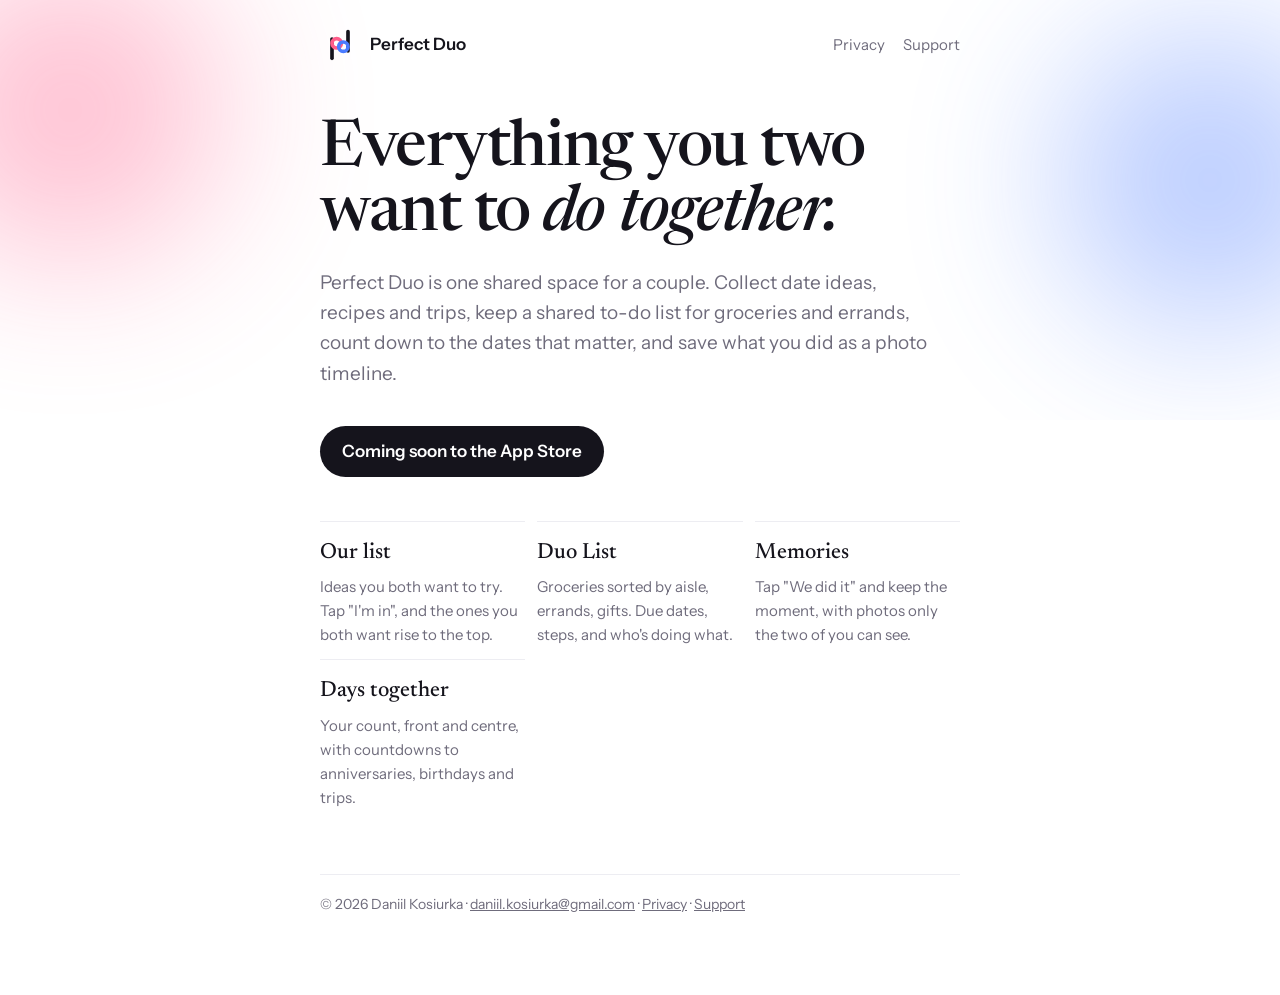
<file: index.html>
<!doctype html>
<html lang="en">
<head>
<meta charset="utf-8">
<meta name="viewport" content="width=device-width, initial-scale=1">
<title>Perfect Duo</title>
<meta name="description" content="One shared space for the two of you: ideas, lists and memories.">
<meta name="color-scheme" content="light dark">
<link rel="icon" href="icon.png">
<link rel="apple-touch-icon" href="icon.png">
<link rel="preconnect" href="https://fonts.googleapis.com">
<link rel="preconnect" href="https://fonts.gstatic.com" crossorigin>
<link href="https://fonts.googleapis.com/css2?family=Instrument+Sans:wght@400;500;600&family=Newsreader:ital,opsz,wght@0,6..72,400;0,6..72,500;1,6..72,400;1,6..72,500&display=swap" rel="stylesheet">
<link rel="stylesheet" href="style.css">
</head>
<body>
<div class="glow"></div>
<div class="wrap">
<header class="top"><a class="home" href="./"><svg class="mark" viewBox="0 0 120 100" aria-hidden="true" fill="none" stroke-width="11" stroke-linecap="round">
<line class="ink" x1="36" y1="32" x2="36" y2="90"/><circle cx="50" cy="45" r="14" stroke="#FF5C8A"/>
<line class="ink" x1="84" y1="10" x2="84" y2="68"/><circle cx="70" cy="55" r="14" stroke="#4B7BFF"/></svg>Perfect Duo</a><nav><a href="privacy.html">Privacy</a><a href="support.html">Support</a></nav></header>

<h1>Everything you two<br>want to <em>do together.</em></h1>
<p class="lede">Perfect Duo is one shared space for a couple. Collect date ideas, recipes and trips, keep a shared to-do list for groceries and errands, count down to the dates that matter, and save what you did as a photo timeline.</p>
<span class="pill">Coming soon to the App Store</span>
<section class="features">
  <div><h3>Our list</h3><p>Ideas you both want to try. Tap "I'm in", and the ones you both want rise to the top.</p></div>
  <div><h3>Duo List</h3><p>Groceries sorted by aisle, errands, gifts. Due dates, steps, and who's doing what.</p></div>
  <div><h3>Memories</h3><p>Tap "We did it" and keep the moment, with photos only the two of you can see.</p></div>
  <div><h3>Days together</h3><p>Your count, front and centre, with countdowns to anniversaries, birthdays and trips.</p></div>
</section>

<footer>© 2026 Daniil Kosiurka · <a href="mailto:daniil.kosiurka@gmail.com">daniil.kosiurka@gmail.com</a> · <a href="privacy.html">Privacy</a> · <a href="support.html">Support</a></footer>
</div>
</body>
</html>
</file>
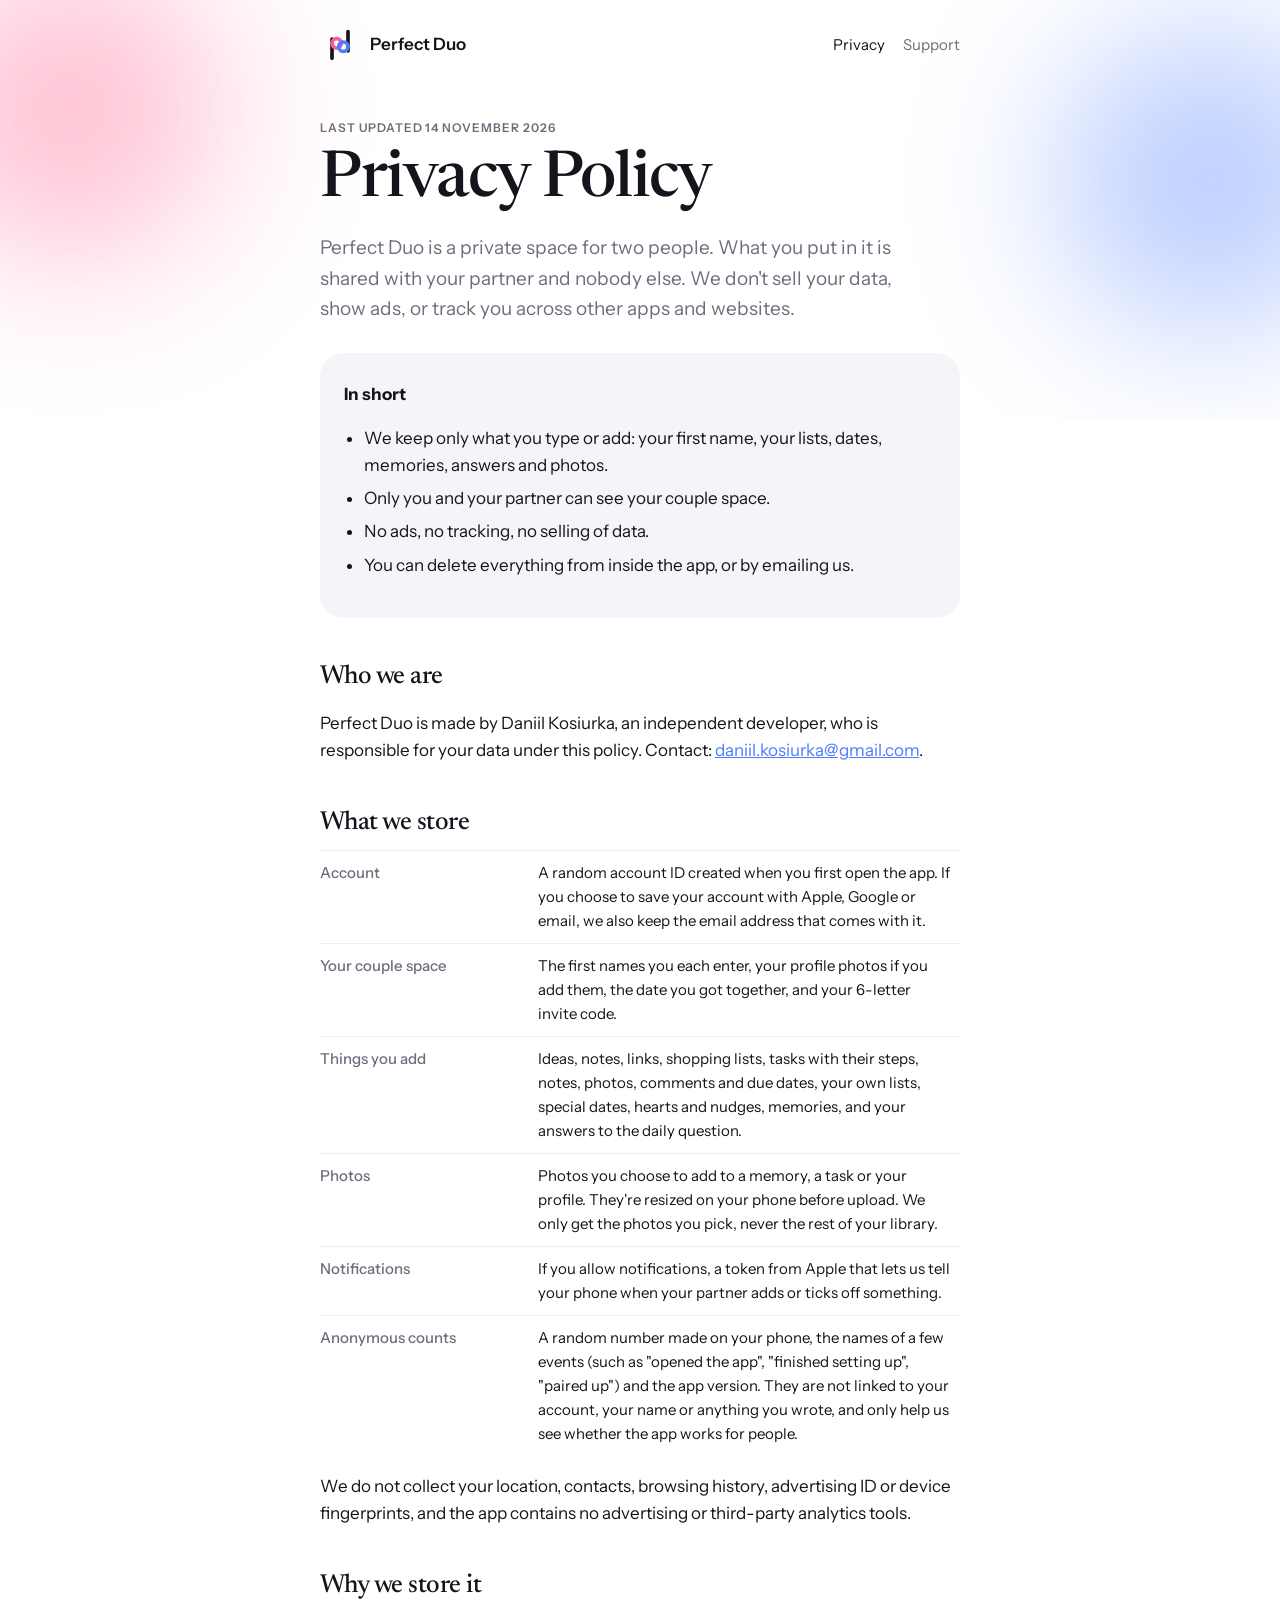
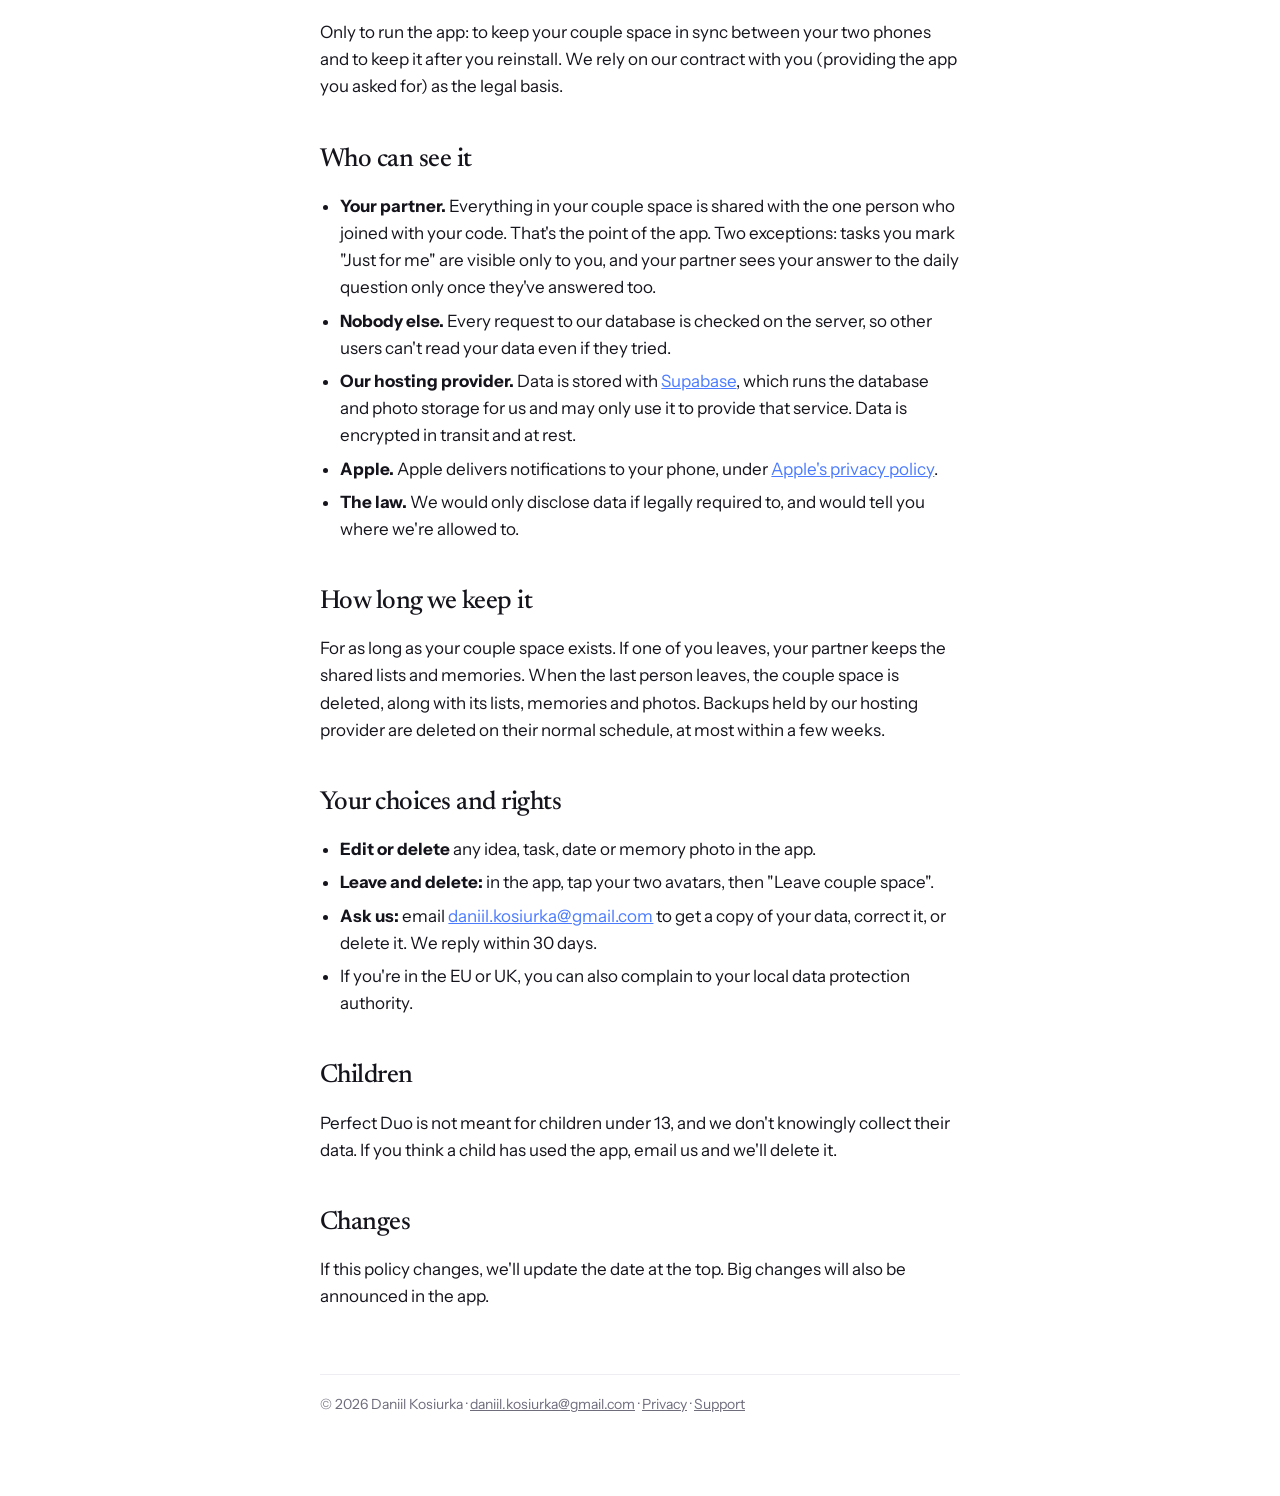
<file: privacy.html>
<!doctype html>
<html lang="en">
<head>
<meta charset="utf-8">
<meta name="viewport" content="width=device-width, initial-scale=1">
<title>Privacy Policy · Perfect Duo</title>
<meta name="description" content="What Perfect Duo stores, why, and how to delete it.">
<meta name="color-scheme" content="light dark">
<link rel="icon" href="icon.png">
<link rel="apple-touch-icon" href="icon.png">
<link rel="preconnect" href="https://fonts.googleapis.com">
<link rel="preconnect" href="https://fonts.gstatic.com" crossorigin>
<link href="https://fonts.googleapis.com/css2?family=Instrument+Sans:wght@400;500;600&family=Newsreader:ital,opsz,wght@0,6..72,400;0,6..72,500;1,6..72,400;1,6..72,500&display=swap" rel="stylesheet">
<link rel="stylesheet" href="style.css">
</head>
<body>
<div class="glow"></div>
<div class="wrap">
<header class="top"><a class="home" href="./"><svg class="mark" viewBox="0 0 120 100" aria-hidden="true" fill="none" stroke-width="11" stroke-linecap="round">
<line class="ink" x1="36" y1="32" x2="36" y2="90"/><circle cx="50" cy="45" r="14" stroke="#FF5C8A"/>
<line class="ink" x1="84" y1="10" x2="84" y2="68"/><circle cx="70" cy="55" r="14" stroke="#4B7BFF"/></svg>Perfect Duo</a><nav><a href="privacy.html" aria-current="page">Privacy</a><a href="support.html">Support</a></nav></header>

<p class="eyebrow" style="margin-top:56px">Last updated 14 November 2026</p>
<h1 style="margin-top:8px">Privacy Policy</h1>
<p class="lede">Perfect Duo is a private space for two people. What you put in it is shared with your partner and nobody else. We don't sell your data, show ads, or track you across other apps and websites.</p>

<div class="card">
<p><strong>In short</strong></p>
<ul>
<li>We keep only what you type or add: your first name, your lists, dates, memories, answers and photos.</li>
<li>Only you and your partner can see your couple space.</li>
<li>No ads, no tracking, no selling of data.</li>
<li>You can delete everything from inside the app, or by emailing us.</li>
</ul>
</div>

<h2>Who we are</h2>
<p>Perfect Duo is made by Daniil Kosiurka, an independent developer, who is responsible for your data under this policy. Contact: <a href="mailto:daniil.kosiurka@gmail.com">daniil.kosiurka@gmail.com</a>.</p>

<h2>What we store</h2>
<table>
<tr><th>Account</th><td>A random account ID created when you first open the app. If you choose to save your account with Apple, Google or email, we also keep the email address that comes with it.</td></tr>
<tr><th>Your couple space</th><td>The first names you each enter, your profile photos if you add them, the date you got together, and your 6-letter invite code.</td></tr>
<tr><th>Things you add</th><td>Ideas, notes, links, shopping lists, tasks with their steps, notes, photos, comments and due dates, your own lists, special dates, hearts and nudges, memories, and your answers to the daily question.</td></tr>
<tr><th>Photos</th><td>Photos you choose to add to a memory, a task or your profile. They're resized on your phone before upload. We only get the photos you pick, never the rest of your library.</td></tr>
<tr><th>Notifications</th><td>If you allow notifications, a token from Apple that lets us tell your phone when your partner adds or ticks off something.</td></tr>
<tr><th>Anonymous counts</th><td>A random number made on your phone, the names of a few events (such as "opened the app", "finished setting up", "paired up") and the app version. They are not linked to your account, your name or anything you wrote, and only help us see whether the app works for people.</td></tr>
</table>
<p>We do not collect your location, contacts, browsing history, advertising ID or device fingerprints, and the app contains no advertising or third-party analytics tools.</p>

<h2>Why we store it</h2>
<p>Only to run the app: to keep your couple space in sync between your two phones and to keep it after you reinstall. We rely on our contract with you (providing the app you asked for) as the legal basis.</p>

<h2>Who can see it</h2>
<ul>
<li><strong>Your partner.</strong> Everything in your couple space is shared with the one person who joined with your code. That's the point of the app. Two exceptions: tasks you mark "Just for me" are visible only to you, and your partner sees your answer to the daily question only once they've answered too.</li>
<li><strong>Nobody else.</strong> Every request to our database is checked on the server, so other users can't read your data even if they tried.</li>
<li><strong>Our hosting provider.</strong> Data is stored with <a href="https://supabase.com/privacy">Supabase</a>, which runs the database and photo storage for us and may only use it to provide that service. Data is encrypted in transit and at rest.</li>
<li><strong>Apple.</strong> Apple delivers notifications to your phone, under <a href="https://www.apple.com/legal/privacy/">Apple's privacy policy</a>.</li>
<li><strong>The law.</strong> We would only disclose data if legally required to, and would tell you where we're allowed to.</li>
</ul>

<h2>How long we keep it</h2>
<p>For as long as your couple space exists. If one of you leaves, your partner keeps the shared lists and memories. When the last person leaves, the couple space is deleted, along with its lists, memories and photos. Backups held by our hosting provider are deleted on their normal schedule, at most within a few weeks.</p>

<h2>Your choices and rights</h2>
<ul>
<li><strong>Edit or delete</strong> any idea, task, date or memory photo in the app.</li>
<li><strong>Leave and delete:</strong> in the app, tap your two avatars, then "Leave couple space".</li>
<li><strong>Ask us:</strong> email <a href="mailto:daniil.kosiurka@gmail.com">daniil.kosiurka@gmail.com</a> to get a copy of your data, correct it, or delete it. We reply within 30 days.</li>
<li>If you're in the EU or UK, you can also complain to your local data protection authority.</li>
</ul>

<h2>Children</h2>
<p>Perfect Duo is not meant for children under 13, and we don't knowingly collect their data. If you think a child has used the app, email us and we'll delete it.</p>

<h2>Changes</h2>
<p>If this policy changes, we'll update the date at the top. Big changes will also be announced in the app.</p>

<footer>© 2026 Daniil Kosiurka · <a href="mailto:daniil.kosiurka@gmail.com">daniil.kosiurka@gmail.com</a> · <a href="privacy.html">Privacy</a> · <a href="support.html">Support</a></footer>
</div>
</body>
</html>
</file>
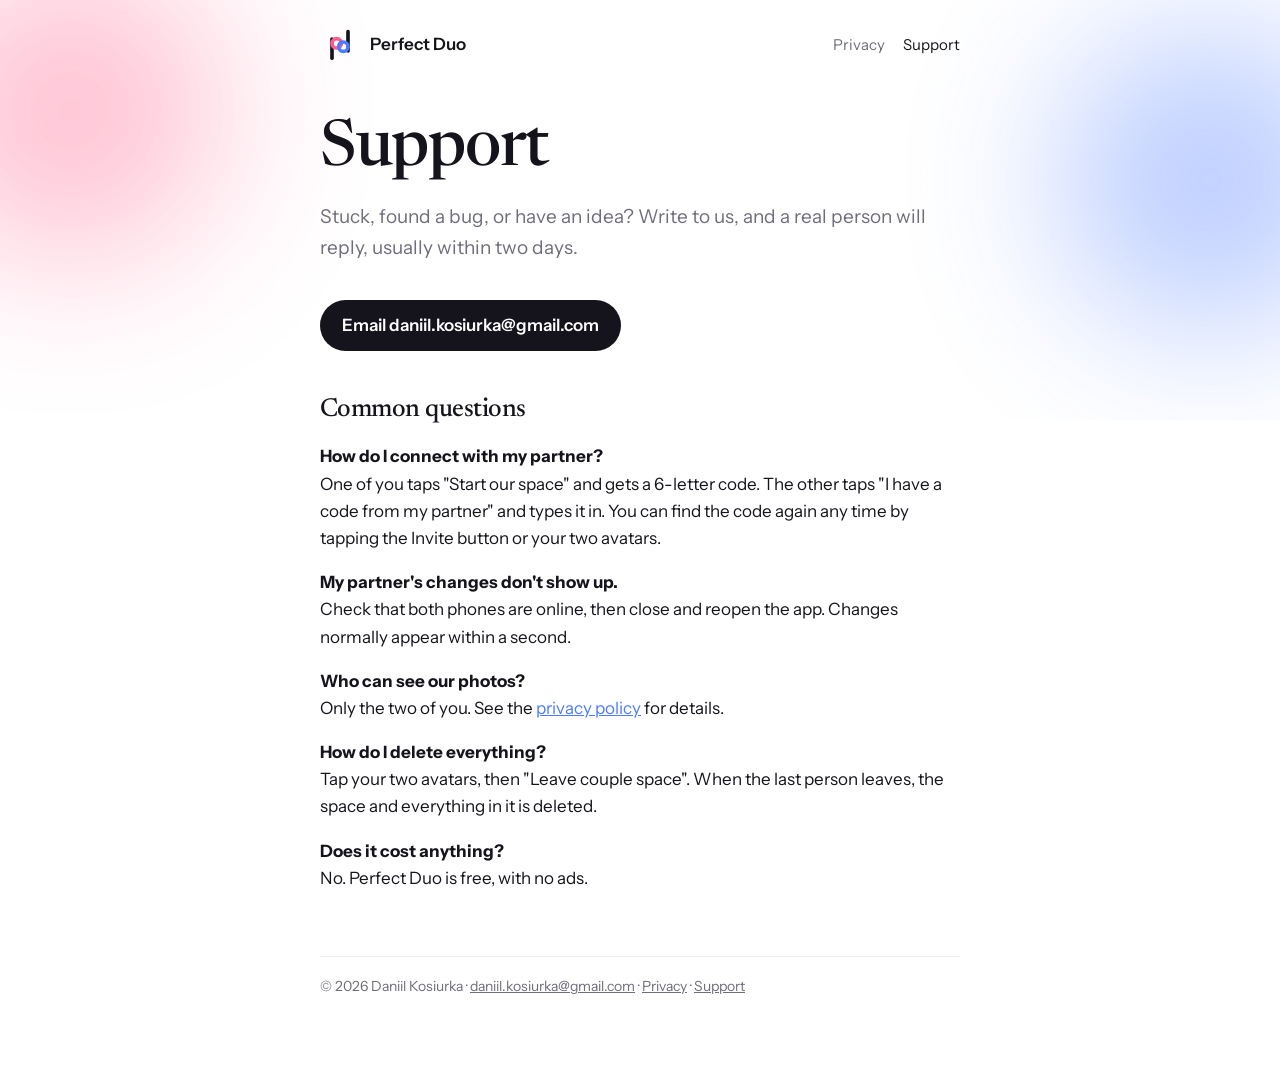
<file: support.html>
<!doctype html>
<html lang="en">
<head>
<meta charset="utf-8">
<meta name="viewport" content="width=device-width, initial-scale=1">
<title>Support · Perfect Duo</title>
<meta name="description" content="Help with Perfect Duo.">
<meta name="color-scheme" content="light dark">
<link rel="icon" href="icon.png">
<link rel="apple-touch-icon" href="icon.png">
<link rel="preconnect" href="https://fonts.googleapis.com">
<link rel="preconnect" href="https://fonts.gstatic.com" crossorigin>
<link href="https://fonts.googleapis.com/css2?family=Instrument+Sans:wght@400;500;600&family=Newsreader:ital,opsz,wght@0,6..72,400;0,6..72,500;1,6..72,400;1,6..72,500&display=swap" rel="stylesheet">
<link rel="stylesheet" href="style.css">
</head>
<body>
<div class="glow"></div>
<div class="wrap">
<header class="top"><a class="home" href="./"><svg class="mark" viewBox="0 0 120 100" aria-hidden="true" fill="none" stroke-width="11" stroke-linecap="round">
<line class="ink" x1="36" y1="32" x2="36" y2="90"/><circle cx="50" cy="45" r="14" stroke="#FF5C8A"/>
<line class="ink" x1="84" y1="10" x2="84" y2="68"/><circle cx="70" cy="55" r="14" stroke="#4B7BFF"/></svg>Perfect Duo</a><nav><a href="privacy.html">Privacy</a><a href="support.html" aria-current="page">Support</a></nav></header>

<h1>Support</h1>
<p class="lede">Stuck, found a bug, or have an idea? Write to us, and a real person will reply, usually within two days.</p>
<a class="pill" href="mailto:daniil.kosiurka@gmail.com?subject=Perfect%20Duo">Email daniil.kosiurka@gmail.com</a>

<h2>Common questions</h2>
<p><strong>How do I connect with my partner?</strong><br>One of you taps "Start our space" and gets a 6-letter code. The other taps "I have a code from my partner" and types it in. You can find the code again any time by tapping the Invite button or your two avatars.</p>
<p><strong>My partner's changes don't show up.</strong><br>Check that both phones are online, then close and reopen the app. Changes normally appear within a second.</p>
<p><strong>Who can see our photos?</strong><br>Only the two of you. See the <a href="privacy.html">privacy policy</a> for details.</p>
<p><strong>How do I delete everything?</strong><br>Tap your two avatars, then "Leave couple space". When the last person leaves, the space and everything in it is deleted.</p>
<p><strong>Does it cost anything?</strong><br>No. Perfect Duo is free, with no ads.</p>

<footer>© 2026 Daniil Kosiurka · <a href="mailto:daniil.kosiurka@gmail.com">daniil.kosiurka@gmail.com</a> · <a href="privacy.html">Privacy</a> · <a href="support.html">Support</a></footer>
</div>
</body>
</html>
</file>
<file: style.css>
:root {
  --bg: #ffffff;
  --ink: #15141c;
  --ink2: #6f6c7c;
  --line: #ededf2;
  --fill: #f5f4f8;
  --rose: #ff5c8a;
  --sky: #4b7bff;
  --glow: 0.38;
}
@media (prefers-color-scheme: dark) {
  :root {
    --bg: #0e0c15;
    --ink: #f4f1fb;
    --ink2: #a39eb4;
    --line: rgba(255, 255, 255, 0.08);
    --fill: rgba(255, 255, 255, 0.07);
    --glow: 0.6;
  }
}
* { box-sizing: border-box; }
html { -webkit-text-size-adjust: 100%; }
body {
  margin: 0;
  background: var(--bg);
  color: var(--ink);
  font: 17px/1.6 "Instrument Sans", -apple-system, BlinkMacSystemFont, sans-serif;
  overflow-x: hidden;
}
.glow { position: absolute; inset: 0 0 auto 0; height: 420px; pointer-events: none; overflow: hidden; z-index: -1; }
.glow::before, .glow::after {
  content: ""; position: absolute; width: 300px; height: 300px; border-radius: 50%;
  filter: blur(80px); opacity: var(--glow);
}
.glow::before { background: var(--rose); left: -80px; top: -40px; }
.glow::after { background: var(--sky); right: -80px; top: 30px; }
.wrap { max-width: 680px; margin: 0 auto; padding: 28px 20px 80px; position: relative; }
header.top { display: flex; align-items: center; justify-content: space-between; }
header.top a.home { display: flex; align-items: center; gap: 10px; color: var(--ink); text-decoration: none; font-weight: 600; }
.mark { width: 40px; height: 34px; }
.mark .ink { stroke: var(--ink); }
nav a { color: var(--ink2); text-decoration: none; margin-left: 18px; font-size: 15px; }
nav a:hover, nav a[aria-current] { color: var(--ink); }
h1, h2, .serif { font-family: "Newsreader", "New York", Georgia, serif; font-weight: 500; letter-spacing: -0.02em; }
h1 { font-size: clamp(40px, 9vw, 64px); line-height: 1.02; margin: 56px 0 14px; }
h1 em { font-style: italic; }
h2 { font-size: 26px; margin: 44px 0 8px; line-height: 1.2; }
p, li { color: var(--ink); }
.lede { font-size: 19px; color: var(--ink2); max-width: 32em; }
.eyebrow { font-size: 12px; letter-spacing: 0.08em; text-transform: uppercase; color: var(--ink2); font-weight: 600; }
ul { padding-left: 1.2em; }
li { margin: 6px 0; }
a { color: var(--sky); }
.card { background: var(--fill); border-radius: 24px; padding: 22px 24px; margin-top: 28px; }
.card p { margin: 6px 0; }
.pill {
  display: inline-flex; align-items: center; gap: 8px; margin-top: 18px;
  background: var(--ink); color: var(--bg); border-radius: 999px; padding: 12px 22px;
  font-weight: 600; text-decoration: none;
}
.features { display: grid; grid-template-columns: repeat(auto-fit, minmax(190px, 1fr)); gap: 12px; margin-top: 44px; }
.features div { border-top: 1px solid var(--line); padding-top: 14px; }
.features h3 { font-family: "Newsreader", Georgia, serif; font-weight: 500; font-size: 22px; margin: 0 0 4px; }
.features p { color: var(--ink2); margin: 0; font-size: 15px; }
footer { margin-top: 64px; padding-top: 18px; border-top: 1px solid var(--line); color: var(--ink2); font-size: 14px; }
footer a { color: var(--ink2); }
table { border-collapse: collapse; width: 100%; font-size: 15px; margin-top: 10px; }
td, th { text-align: left; padding: 10px 8px 10px 0; border-top: 1px solid var(--line); vertical-align: top; }
th { color: var(--ink2); font-weight: 500; width: 34%; }
</file>
